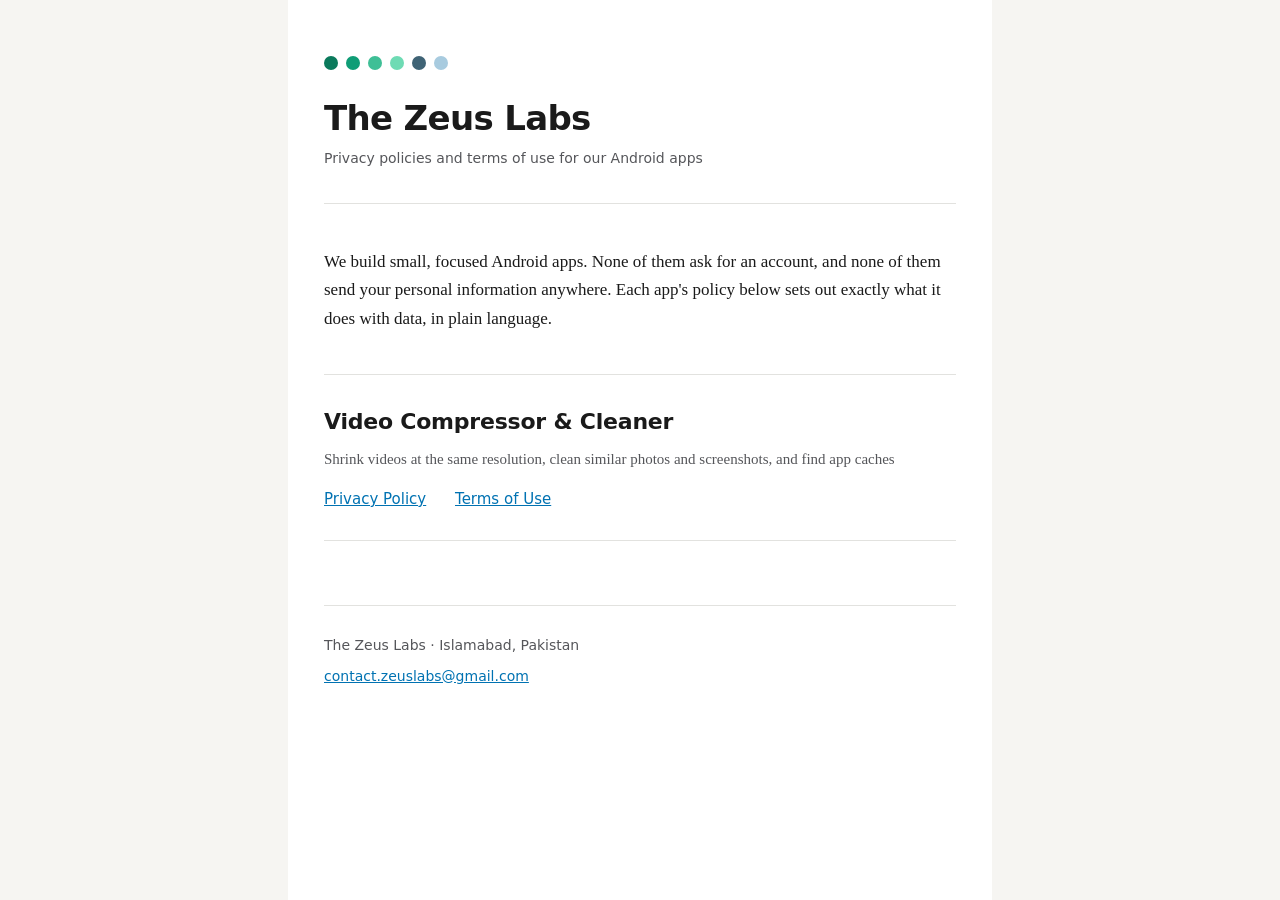
<file: index.html>
<!DOCTYPE html>
<html lang="en">
<head>
<meta charset="utf-8">
<meta name="viewport" content="width=device-width, initial-scale=1">
<title>Legal | The Zeus Labs</title>
<meta name="description" content="Privacy policies and terms of use for Android apps published by The Zeus Labs.">
<link rel="stylesheet" href="style.css">
</head>
<body>
<main class="sheet">

  <div class="pegs" aria-hidden="true">
    <span></span><span></span><span></span><span></span><span></span><span></span>
  </div>

  <h1>The Zeus Labs</h1>
  <p class="meta">Privacy policies and terms of use for our Android apps</p>

  <p>We build small, focused Android apps. None of them ask for an account, and none of them send your personal information anywhere. Each app's policy below sets out exactly what it does with data, in plain language.</p>

  <div class="apps">

    <div class="app">
      <h2>Video Compressor &amp; Cleaner</h2>
      <p>Shrink videos at the same resolution, clean similar photos and screenshots, and find app caches</p>
      <div class="app-links">
        <a href="privacy.html">Privacy Policy</a>
        <a href="terms.html">Terms of Use</a>
      </div>
    </div>

  </div>

  <footer>
    <p>The Zeus Labs · Islamabad, Pakistan</p>
    <p><a href="mailto:contact.zeuslabs@gmail.com">contact.zeuslabs@gmail.com</a></p>
  </footer>

</main>
</body>
</html>
</file>
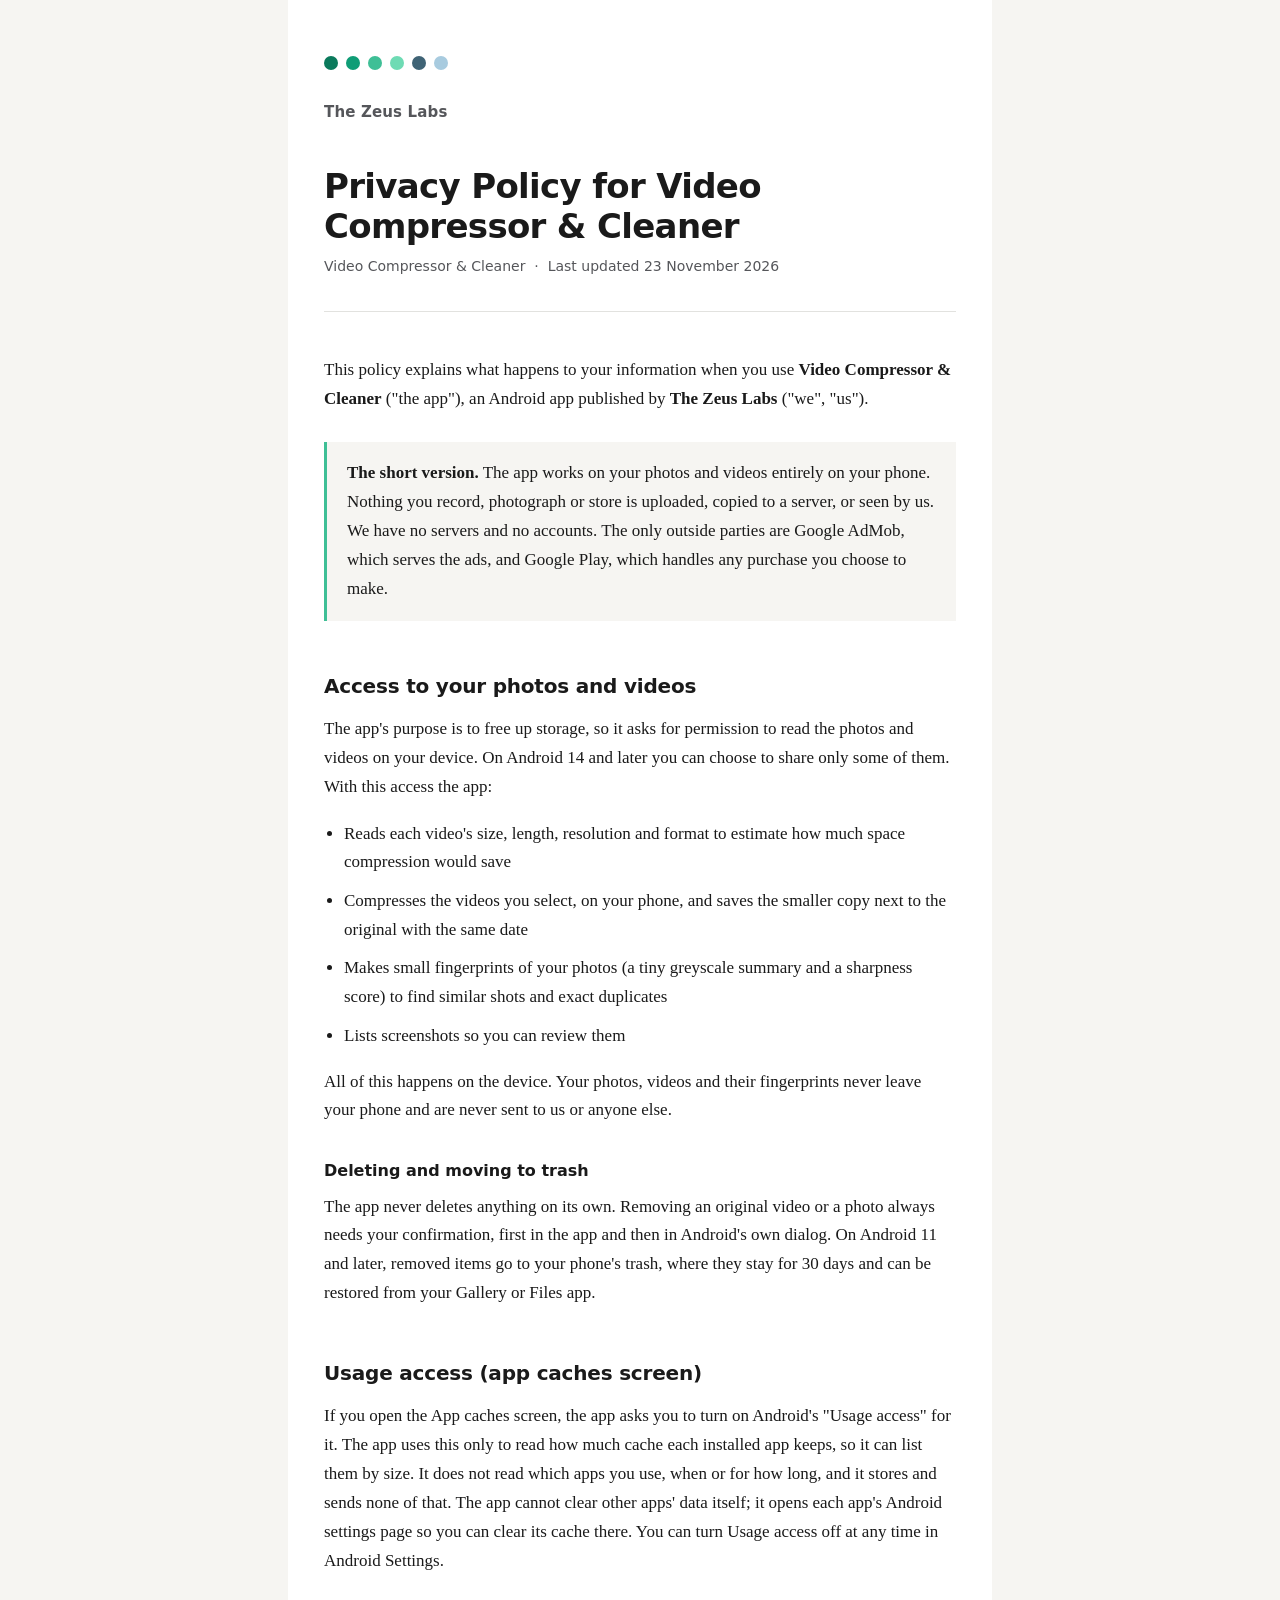
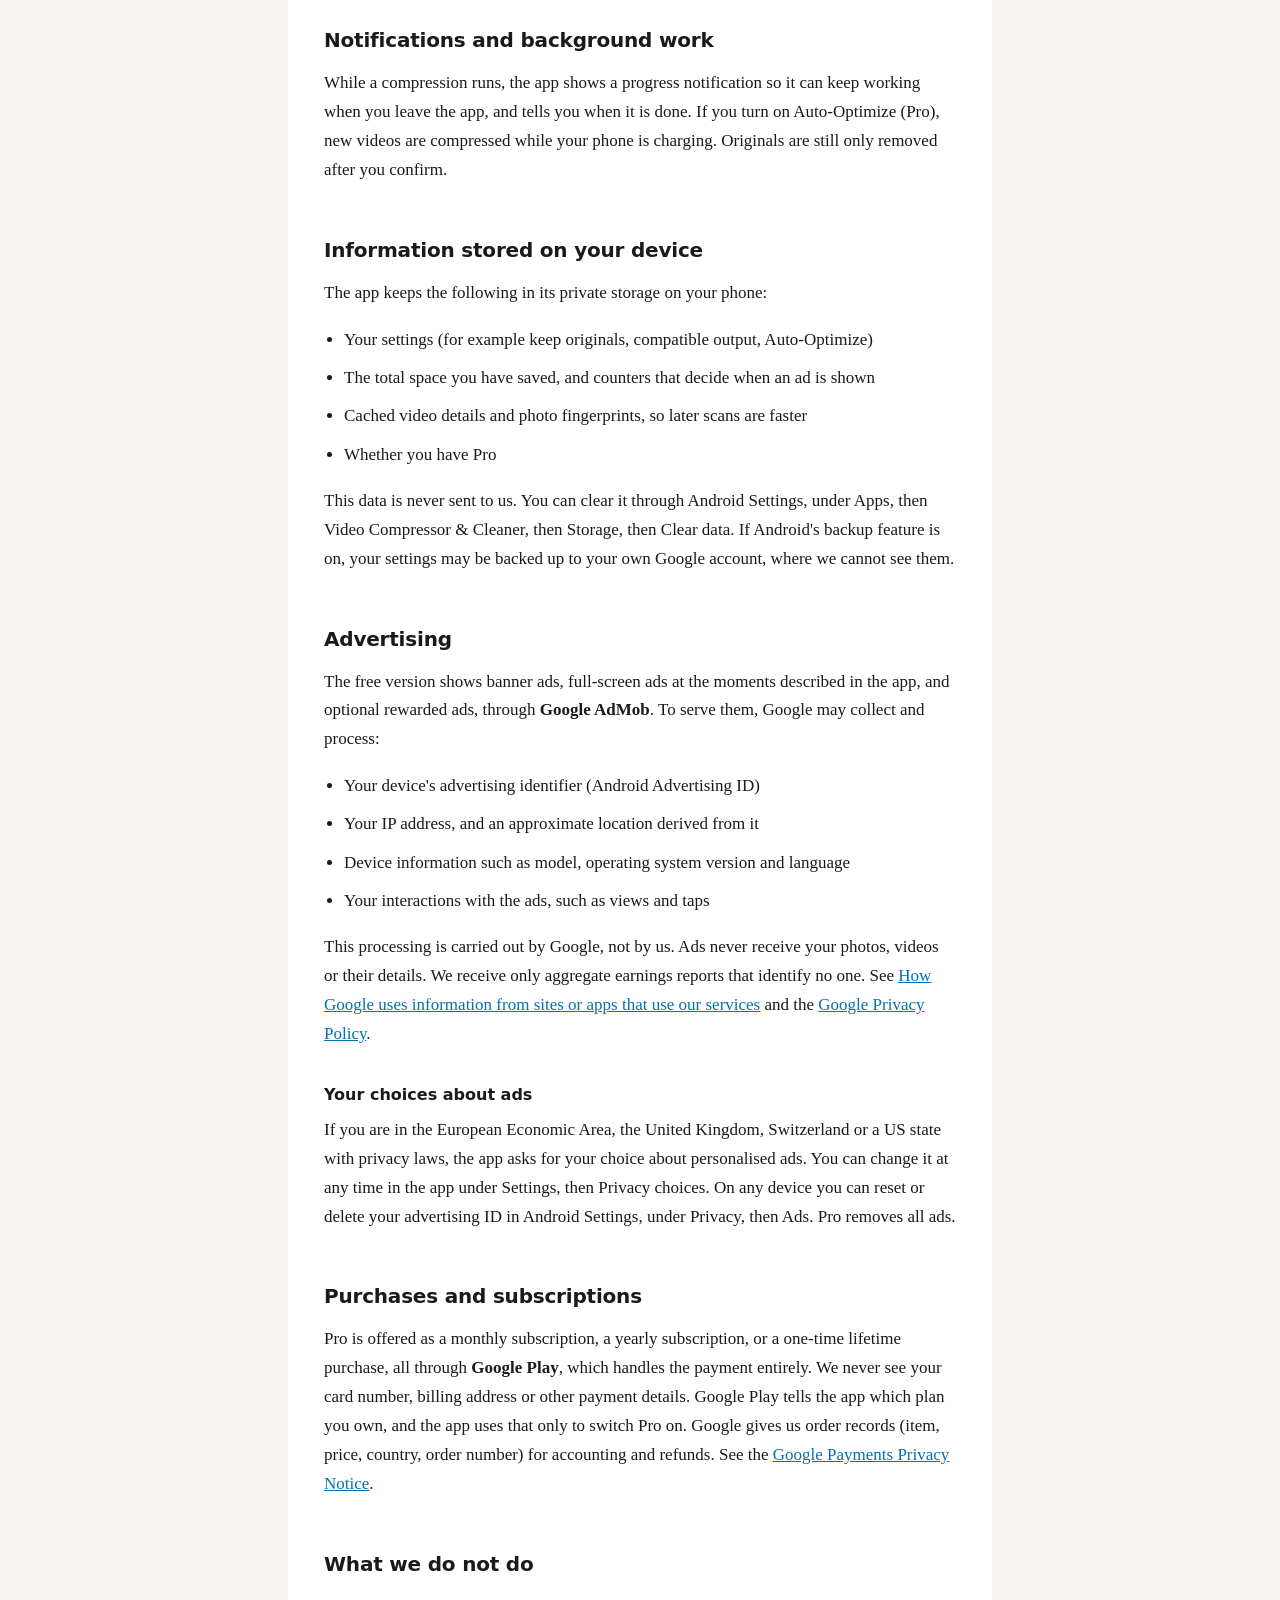
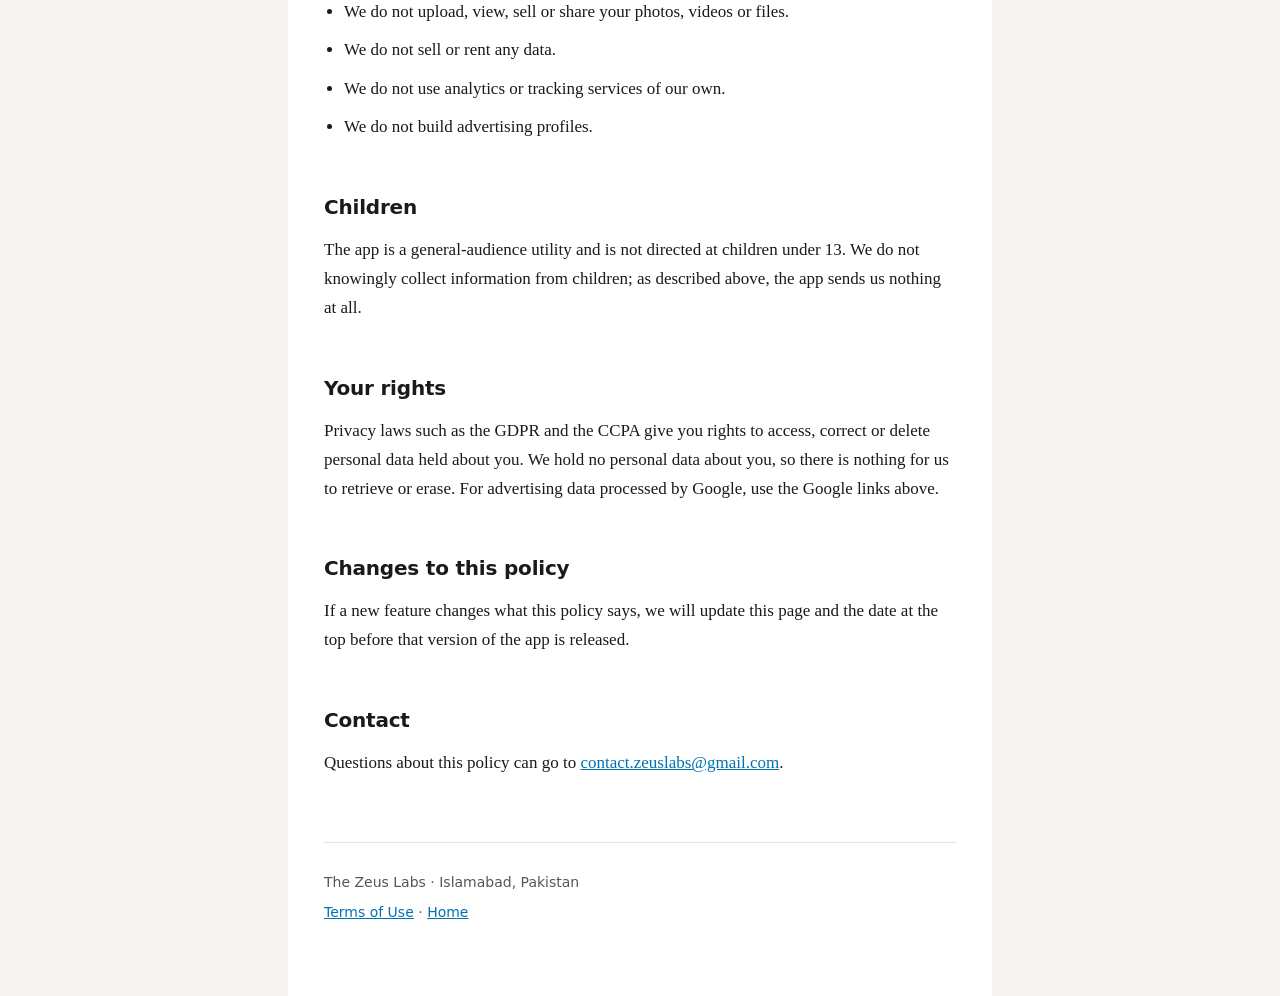
<file: privacy.html>
<!DOCTYPE html>
<html lang="en">
<head>
<meta charset="utf-8">
<meta name="viewport" content="width=device-width, initial-scale=1">
<title>Privacy Policy | Video Compressor &amp; Cleaner | The Zeus Labs</title>
<meta name="description" content="Privacy policy for Video Compressor &amp; Cleaner, an Android app by The Zeus Labs.">
<link rel="stylesheet" href="style.css">
</head>
<body>
<main class="sheet">

  <div class="pegs" aria-hidden="true">
    <span></span><span></span><span></span><span></span><span></span><span></span>
  </div>

  <a class="brand" href="index.html">The Zeus Labs</a>

  <h1>Privacy Policy for Video Compressor &amp; Cleaner</h1>
  <p class="meta">Video Compressor &amp; Cleaner &nbsp;·&nbsp; Last updated 23 November 2026</p>

  <p>This policy explains what happens to your information when you use <strong>Video Compressor &amp; Cleaner</strong> ("the app"), an Android app published by <strong>The Zeus Labs</strong> ("we", "us").</p>

  <div class="callout">
    <p><strong>The short version.</strong> The app works on your photos and videos entirely on your phone. Nothing you record, photograph or store is uploaded, copied to a server, or seen by us. We have no servers and no accounts. The only outside parties are Google AdMob, which serves the ads, and Google Play, which handles any purchase you choose to make.</p>
  </div>

  <h2>Access to your photos and videos</h2>

  <p>The app's purpose is to free up storage, so it asks for permission to read the photos and videos on your device. On Android 14 and later you can choose to share only some of them. With this access the app:</p>
  <ul>
    <li>Reads each video's size, length, resolution and format to estimate how much space compression would save</li>
    <li>Compresses the videos you select, on your phone, and saves the smaller copy next to the original with the same date</li>
    <li>Makes small fingerprints of your photos (a tiny greyscale summary and a sharpness score) to find similar shots and exact duplicates</li>
    <li>Lists screenshots so you can review them</li>
  </ul>

  <p>All of this happens on the device. Your photos, videos and their fingerprints never leave your phone and are never sent to us or anyone else.</p>

  <h3>Deleting and moving to trash</h3>

  <p>The app never deletes anything on its own. Removing an original video or a photo always needs your confirmation, first in the app and then in Android's own dialog. On Android 11 and later, removed items go to your phone's trash, where they stay for 30 days and can be restored from your Gallery or Files app.</p>

  <h2>Usage access (app caches screen)</h2>

  <p>If you open the App caches screen, the app asks you to turn on Android's "Usage access" for it. The app uses this only to read how much cache each installed app keeps, so it can list them by size. It does not read which apps you use, when or for how long, and it stores and sends none of that. The app cannot clear other apps' data itself; it opens each app's Android settings page so you can clear its cache there. You can turn Usage access off at any time in Android Settings.</p>

  <h2>Notifications and background work</h2>

  <p>While a compression runs, the app shows a progress notification so it can keep working when you leave the app, and tells you when it is done. If you turn on Auto-Optimize (Pro), new videos are compressed while your phone is charging. Originals are still only removed after you confirm.</p>

  <h2>Information stored on your device</h2>

  <p>The app keeps the following in its private storage on your phone:</p>
  <ul>
    <li>Your settings (for example keep originals, compatible output, Auto-Optimize)</li>
    <li>The total space you have saved, and counters that decide when an ad is shown</li>
    <li>Cached video details and photo fingerprints, so later scans are faster</li>
    <li>Whether you have Pro</li>
  </ul>

  <p>This data is never sent to us. You can clear it through Android Settings, under Apps, then Video Compressor &amp; Cleaner, then Storage, then Clear data. If Android's backup feature is on, your settings may be backed up to your own Google account, where we cannot see them.</p>

  <h2>Advertising</h2>

  <p>The free version shows banner ads, full-screen ads at the moments described in the app, and optional rewarded ads, through <strong>Google AdMob</strong>. To serve them, Google may collect and process:</p>
  <ul>
    <li>Your device's advertising identifier (Android Advertising ID)</li>
    <li>Your IP address, and an approximate location derived from it</li>
    <li>Device information such as model, operating system version and language</li>
    <li>Your interactions with the ads, such as views and taps</li>
  </ul>

  <p>This processing is carried out by Google, not by us. Ads never receive your photos, videos or their details. We receive only aggregate earnings reports that identify no one. See <a href="https://policies.google.com/technologies/partner-sites" rel="noopener">How Google uses information from sites or apps that use our services</a> and the <a href="https://policies.google.com/privacy" rel="noopener">Google Privacy Policy</a>.</p>

  <h3>Your choices about ads</h3>

  <p>If you are in the European Economic Area, the United Kingdom, Switzerland or a US state with privacy laws, the app asks for your choice about personalised ads. You can change it at any time in the app under Settings, then Privacy choices. On any device you can reset or delete your advertising ID in Android Settings, under Privacy, then Ads. Pro removes all ads.</p>

  <h2>Purchases and subscriptions</h2>

  <p>Pro is offered as a monthly subscription, a yearly subscription, or a one-time lifetime purchase, all through <strong>Google Play</strong>, which handles the payment entirely. We never see your card number, billing address or other payment details. Google Play tells the app which plan you own, and the app uses that only to switch Pro on. Google gives us order records (item, price, country, order number) for accounting and refunds. See the <a href="https://payments.google.com/payments/apis-secure/u/0/get_legal_document?ldo=0&amp;ldt=privacynotice" rel="noopener">Google Payments Privacy Notice</a>.</p>

  <h2>What we do not do</h2>

  <ul>
    <li>We do not upload, view, sell or share your photos, videos or files.</li>
    <li>We do not sell or rent any data.</li>
    <li>We do not use analytics or tracking services of our own.</li>
    <li>We do not build advertising profiles.</li>
  </ul>

  <h2>Children</h2>

  <p>The app is a general-audience utility and is not directed at children under 13. We do not knowingly collect information from children; as described above, the app sends us nothing at all.</p>

  <h2>Your rights</h2>

  <p>Privacy laws such as the GDPR and the CCPA give you rights to access, correct or delete personal data held about you. We hold no personal data about you, so there is nothing for us to retrieve or erase. For advertising data processed by Google, use the Google links above.</p>

  <h2>Changes to this policy</h2>

  <p>If a new feature changes what this policy says, we will update this page and the date at the top before that version of the app is released.</p>

  <h2>Contact</h2>

  <p>Questions about this policy can go to <a href="mailto:contact.zeuslabs@gmail.com">contact.zeuslabs@gmail.com</a>.</p>

  <footer>
    <p>The Zeus Labs · Islamabad, Pakistan</p>
    <p><a href="terms.html">Terms of Use</a> · <a href="index.html">Home</a></p>
  </footer>

</main>
</body>
</html>
</file>
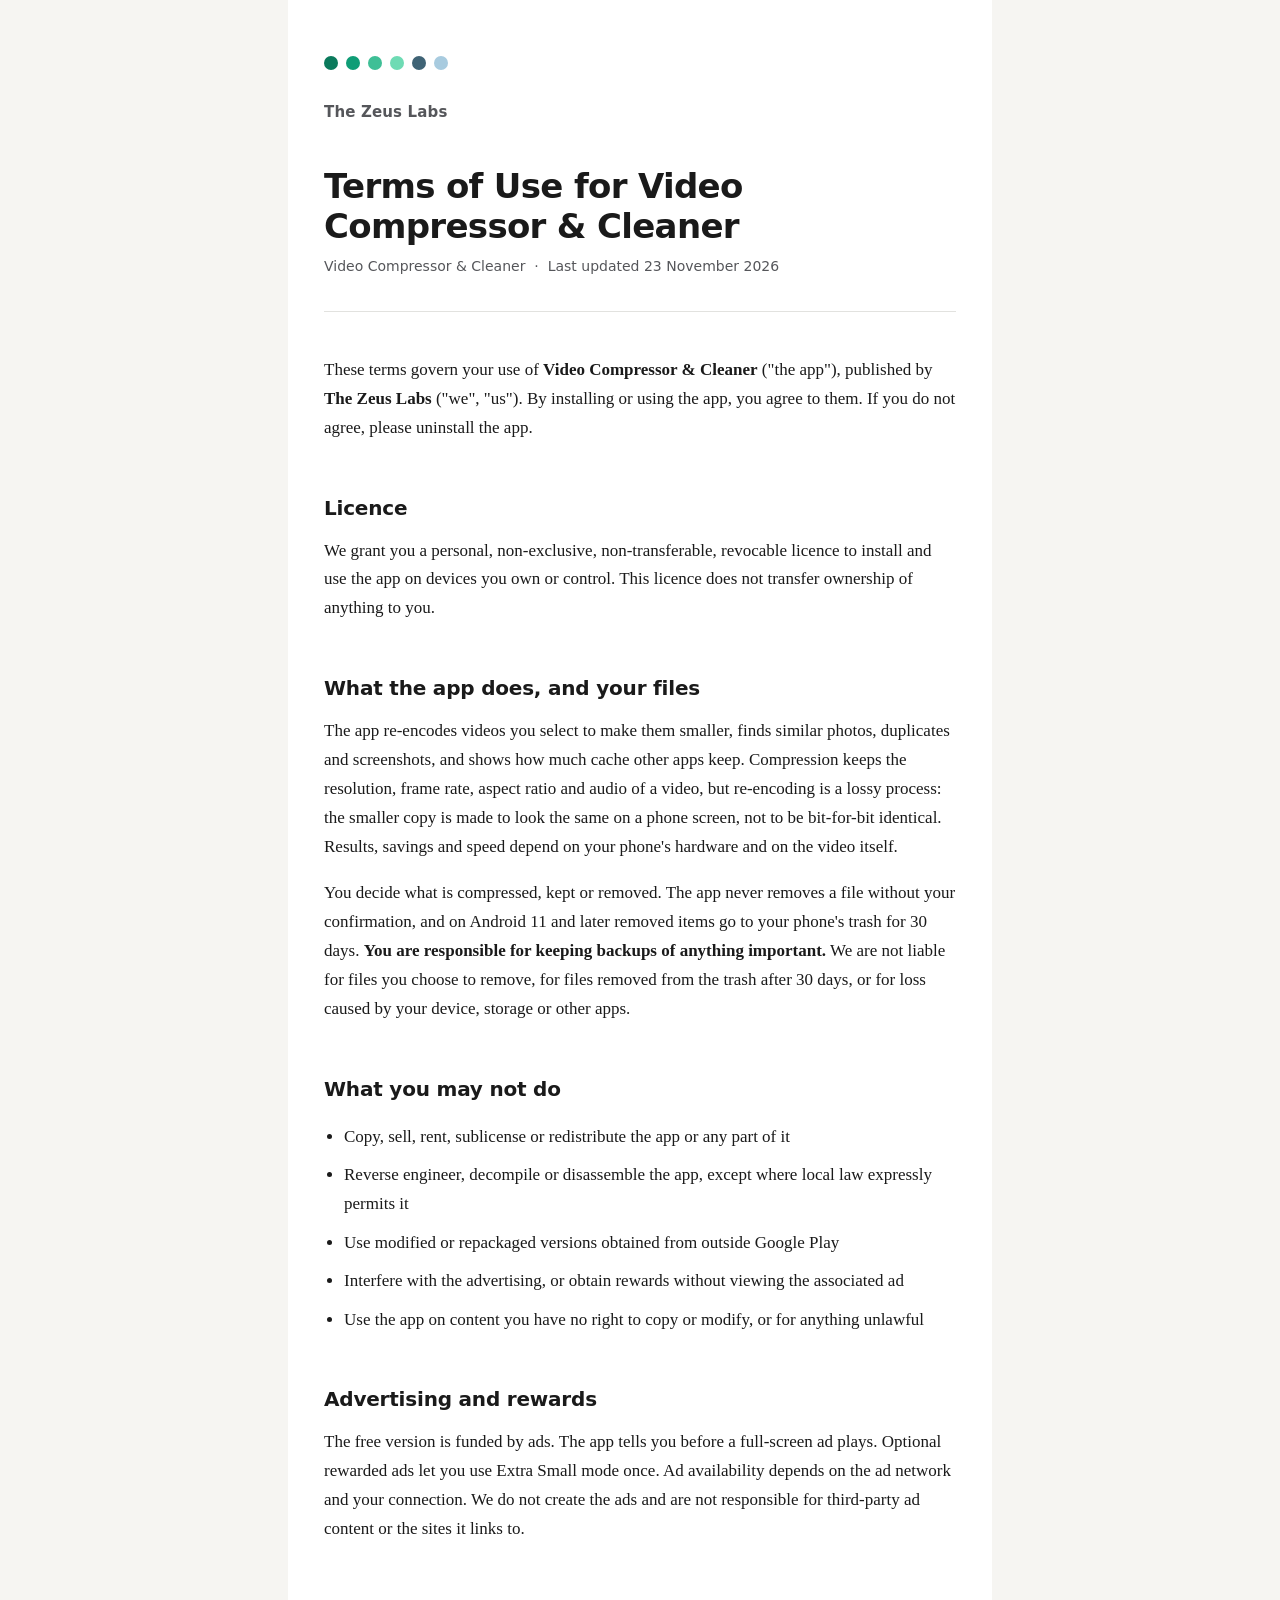
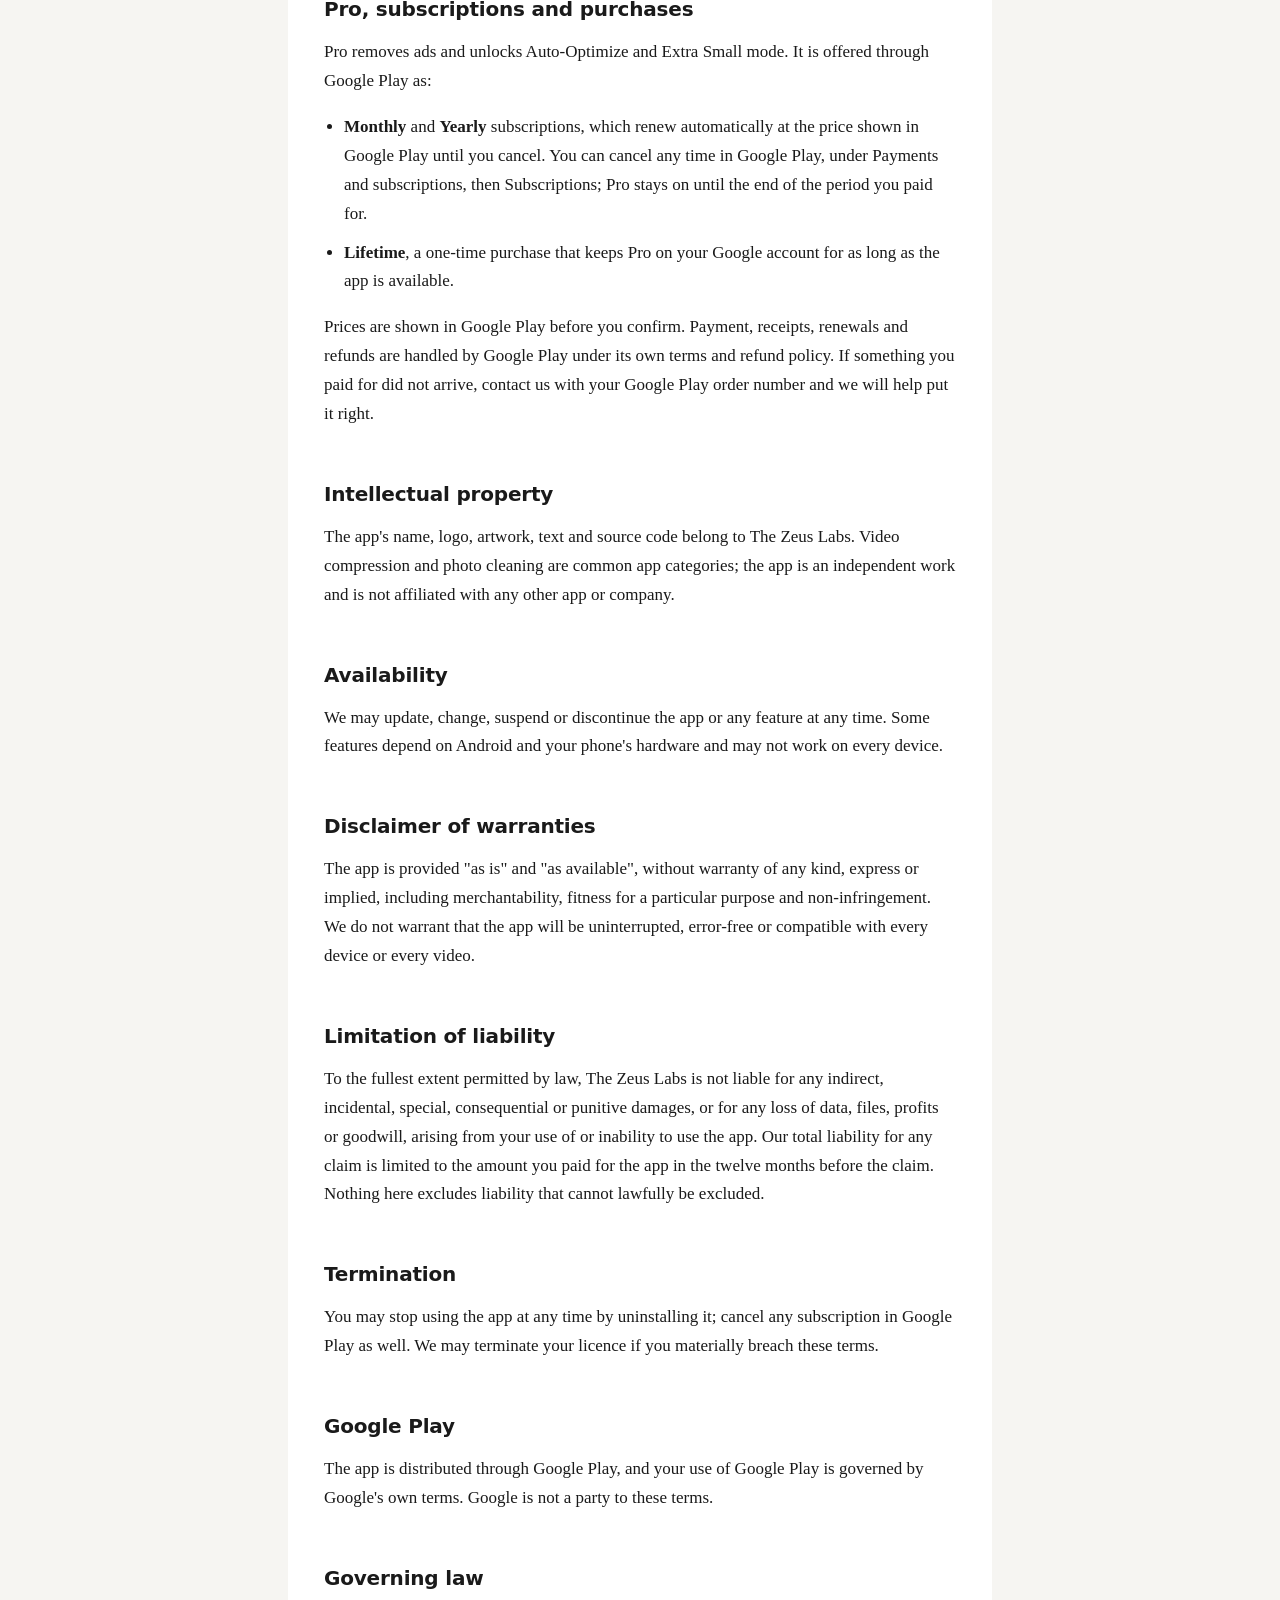
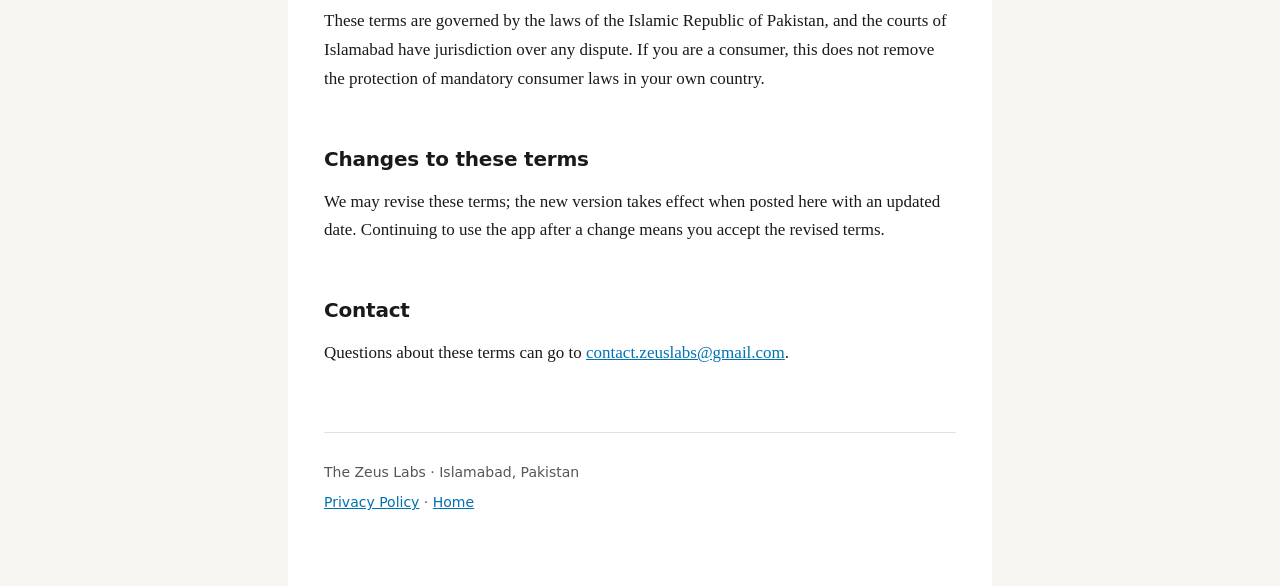
<file: terms.html>
<!DOCTYPE html>
<html lang="en">
<head>
<meta charset="utf-8">
<meta name="viewport" content="width=device-width, initial-scale=1">
<title>Terms of Use | Video Compressor &amp; Cleaner | The Zeus Labs</title>
<meta name="description" content="Terms of use for Video Compressor &amp; Cleaner, an Android app by The Zeus Labs.">
<link rel="stylesheet" href="style.css">
</head>
<body>
<main class="sheet">

  <div class="pegs" aria-hidden="true">
    <span></span><span></span><span></span><span></span><span></span><span></span>
  </div>

  <a class="brand" href="index.html">The Zeus Labs</a>

  <h1>Terms of Use for Video Compressor &amp; Cleaner</h1>
  <p class="meta">Video Compressor &amp; Cleaner &nbsp;·&nbsp; Last updated 23 November 2026</p>

  <p>These terms govern your use of <strong>Video Compressor &amp; Cleaner</strong> ("the app"), published by <strong>The Zeus Labs</strong> ("we", "us"). By installing or using the app, you agree to them. If you do not agree, please uninstall the app.</p>

  <h2>Licence</h2>

  <p>We grant you a personal, non-exclusive, non-transferable, revocable licence to install and use the app on devices you own or control. This licence does not transfer ownership of anything to you.</p>

  <h2>What the app does, and your files</h2>

  <p>The app re-encodes videos you select to make them smaller, finds similar photos, duplicates and screenshots, and shows how much cache other apps keep. Compression keeps the resolution, frame rate, aspect ratio and audio of a video, but re-encoding is a lossy process: the smaller copy is made to look the same on a phone screen, not to be bit-for-bit identical. Results, savings and speed depend on your phone's hardware and on the video itself.</p>

  <p>You decide what is compressed, kept or removed. The app never removes a file without your confirmation, and on Android 11 and later removed items go to your phone's trash for 30 days. <strong>You are responsible for keeping backups of anything important.</strong> We are not liable for files you choose to remove, for files removed from the trash after 30 days, or for loss caused by your device, storage or other apps.</p>

  <h2>What you may not do</h2>

  <ul>
    <li>Copy, sell, rent, sublicense or redistribute the app or any part of it</li>
    <li>Reverse engineer, decompile or disassemble the app, except where local law expressly permits it</li>
    <li>Use modified or repackaged versions obtained from outside Google Play</li>
    <li>Interfere with the advertising, or obtain rewards without viewing the associated ad</li>
    <li>Use the app on content you have no right to copy or modify, or for anything unlawful</li>
  </ul>

  <h2>Advertising and rewards</h2>

  <p>The free version is funded by ads. The app tells you before a full-screen ad plays. Optional rewarded ads let you use Extra Small mode once. Ad availability depends on the ad network and your connection. We do not create the ads and are not responsible for third-party ad content or the sites it links to.</p>

  <h2>Pro, subscriptions and purchases</h2>

  <p>Pro removes ads and unlocks Auto-Optimize and Extra Small mode. It is offered through Google Play as:</p>
  <ul>
    <li><strong>Monthly</strong> and <strong>Yearly</strong> subscriptions, which renew automatically at the price shown in Google Play until you cancel. You can cancel any time in Google Play, under Payments and subscriptions, then Subscriptions; Pro stays on until the end of the period you paid for.</li>
    <li><strong>Lifetime</strong>, a one-time purchase that keeps Pro on your Google account for as long as the app is available.</li>
  </ul>

  <p>Prices are shown in Google Play before you confirm. Payment, receipts, renewals and refunds are handled by Google Play under its own terms and refund policy. If something you paid for did not arrive, contact us with your Google Play order number and we will help put it right.</p>

  <h2>Intellectual property</h2>

  <p>The app's name, logo, artwork, text and source code belong to The Zeus Labs. Video compression and photo cleaning are common app categories; the app is an independent work and is not affiliated with any other app or company.</p>

  <h2>Availability</h2>

  <p>We may update, change, suspend or discontinue the app or any feature at any time. Some features depend on Android and your phone's hardware and may not work on every device.</p>

  <h2>Disclaimer of warranties</h2>

  <p>The app is provided "as is" and "as available", without warranty of any kind, express or implied, including merchantability, fitness for a particular purpose and non-infringement. We do not warrant that the app will be uninterrupted, error-free or compatible with every device or every video.</p>

  <h2>Limitation of liability</h2>

  <p>To the fullest extent permitted by law, The Zeus Labs is not liable for any indirect, incidental, special, consequential or punitive damages, or for any loss of data, files, profits or goodwill, arising from your use of or inability to use the app. Our total liability for any claim is limited to the amount you paid for the app in the twelve months before the claim. Nothing here excludes liability that cannot lawfully be excluded.</p>

  <h2>Termination</h2>

  <p>You may stop using the app at any time by uninstalling it; cancel any subscription in Google Play as well. We may terminate your licence if you materially breach these terms.</p>

  <h2>Google Play</h2>

  <p>The app is distributed through Google Play, and your use of Google Play is governed by Google's own terms. Google is not a party to these terms.</p>

  <h2>Governing law</h2>

  <p>These terms are governed by the laws of the Islamic Republic of Pakistan, and the courts of Islamabad have jurisdiction over any dispute. If you are a consumer, this does not remove the protection of mandatory consumer laws in your own country.</p>

  <h2>Changes to these terms</h2>

  <p>We may revise these terms; the new version takes effect when posted here with an updated date. Continuing to use the app after a change means you accept the revised terms.</p>

  <h2>Contact</h2>

  <p>Questions about these terms can go to <a href="mailto:contact.zeuslabs@gmail.com">contact.zeuslabs@gmail.com</a>.</p>

  <footer>
    <p>The Zeus Labs · Islamabad, Pakistan</p>
    <p><a href="privacy.html">Privacy Policy</a> · <a href="index.html">Home</a></p>
  </footer>

</main>
</body>
</html>
</file>
<file: style.css>
/* The Zeus Labs — legal pages
   Palette is the Okabe-Ito colour-blind-safe set, the same one Pegora uses in-game. */

:root {
  --ink:        #1a1a1a;
  --ink-soft:   #55565a;
  --rule:       #e2e2df;
  --paper:      #ffffff;
  --shell:      #f6f5f2;
  --link:       #0072b2;

  --peg-1: #0B7A5C;
  --peg-2: #0F9D76;
  --peg-3: #3FBF96;
  --peg-4: #6EDBB4;
  --peg-5: #3F6375;
  --peg-6: #A8CBDF;
}

* { box-sizing: border-box; }

html { -webkit-text-size-adjust: 100%; }

body {
  margin: 0;
  background: var(--shell);
  color: var(--ink);
  font: 400 1.0625rem/1.7 Georgia, "Iowan Old Style", "Times New Roman", serif;
}

.sheet {
  max-width: 44rem;
  margin: 0 auto;
  background: var(--paper);
  padding: 3.5rem 2.25rem 4rem;
  min-height: 100vh;
}

/* --- masthead ------------------------------------------------- */

.pegs {
  display: flex;
  gap: .5rem;
  margin-bottom: 1.75rem;
}
.pegs span {
  width: .875rem;
  height: .875rem;
  border-radius: 50%;
  display: block;
}
.pegs span:nth-child(1) { background: var(--peg-1); }
.pegs span:nth-child(2) { background: var(--peg-2); }
.pegs span:nth-child(3) { background: var(--peg-3); }
.pegs span:nth-child(4) { background: var(--peg-4); }
.pegs span:nth-child(5) { background: var(--peg-5); }
.pegs span:nth-child(6) { background: var(--peg-6); }

.brand {
  font-family: system-ui, -apple-system, "Segoe UI", Roboto, sans-serif;
  font-size: .9375rem;
  font-weight: 600;
  letter-spacing: .01em;
  color: var(--ink-soft);
  text-decoration: none;
  display: inline-block;
  margin-bottom: 2.5rem;
}
.brand:hover { color: var(--link); }

h1 {
  font-family: system-ui, -apple-system, "Segoe UI", Roboto, sans-serif;
  font-size: 2.125rem;
  line-height: 1.2;
  font-weight: 700;
  letter-spacing: -.02em;
  margin: 0 0 .5rem;
}

.meta {
  font-family: system-ui, -apple-system, "Segoe UI", Roboto, sans-serif;
  font-size: .875rem;
  color: var(--ink-soft);
  margin: 0 0 2.75rem;
  padding-bottom: 2rem;
  border-bottom: 1px solid var(--rule);
}

/* --- body ----------------------------------------------------- */

h2 {
  font-family: system-ui, -apple-system, "Segoe UI", Roboto, sans-serif;
  font-size: 1.25rem;
  font-weight: 650;
  letter-spacing: -.01em;
  margin: 3rem 0 .75rem;
}

h3 {
  font-family: system-ui, -apple-system, "Segoe UI", Roboto, sans-serif;
  font-size: 1rem;
  font-weight: 650;
  margin: 2rem 0 .5rem;
}

p, li { margin: 0 0 1.1rem; }

ul { padding-left: 1.25rem; }
li { margin-bottom: .6rem; }

a { color: var(--link); }
a:focus-visible,
.brand:focus-visible {
  outline: 2px solid var(--link);
  outline-offset: 3px;
  border-radius: 2px;
}

strong { font-weight: 700; }

.callout {
  background: var(--shell);
  border-left: 3px solid var(--peg-3);
  padding: 1.1rem 1.25rem;
  margin: 1.75rem 0;
}
.callout p:last-child { margin-bottom: 0; }

/* --- index page cards ----------------------------------------- */

.apps { margin-top: 2.5rem; }

.app {
  border-top: 1px solid var(--rule);
  padding: 1.75rem 0;
}
.app:last-child { border-bottom: 1px solid var(--rule); }

.app h2 { margin: 0 0 .4rem; font-size: 1.375rem; }
.app p  { margin: 0 0 .9rem; color: var(--ink-soft); font-size: .9375rem; }

.app-links {
  font-family: system-ui, -apple-system, "Segoe UI", Roboto, sans-serif;
  font-size: .9375rem;
}
.app-links a { margin-right: 1.5rem; }

/* --- footer --------------------------------------------------- */

footer {
  margin-top: 4rem;
  padding-top: 1.75rem;
  border-top: 1px solid var(--rule);
  font-family: system-ui, -apple-system, "Segoe UI", Roboto, sans-serif;
  font-size: .875rem;
  color: var(--ink-soft);
}
footer p { margin: 0 0 .4rem; }

@media (max-width: 34rem) {
  .sheet { padding: 2.5rem 1.375rem 3rem; }
  h1 { font-size: 1.75rem; }
  body { font-size: 1rem; }
}
</file>
